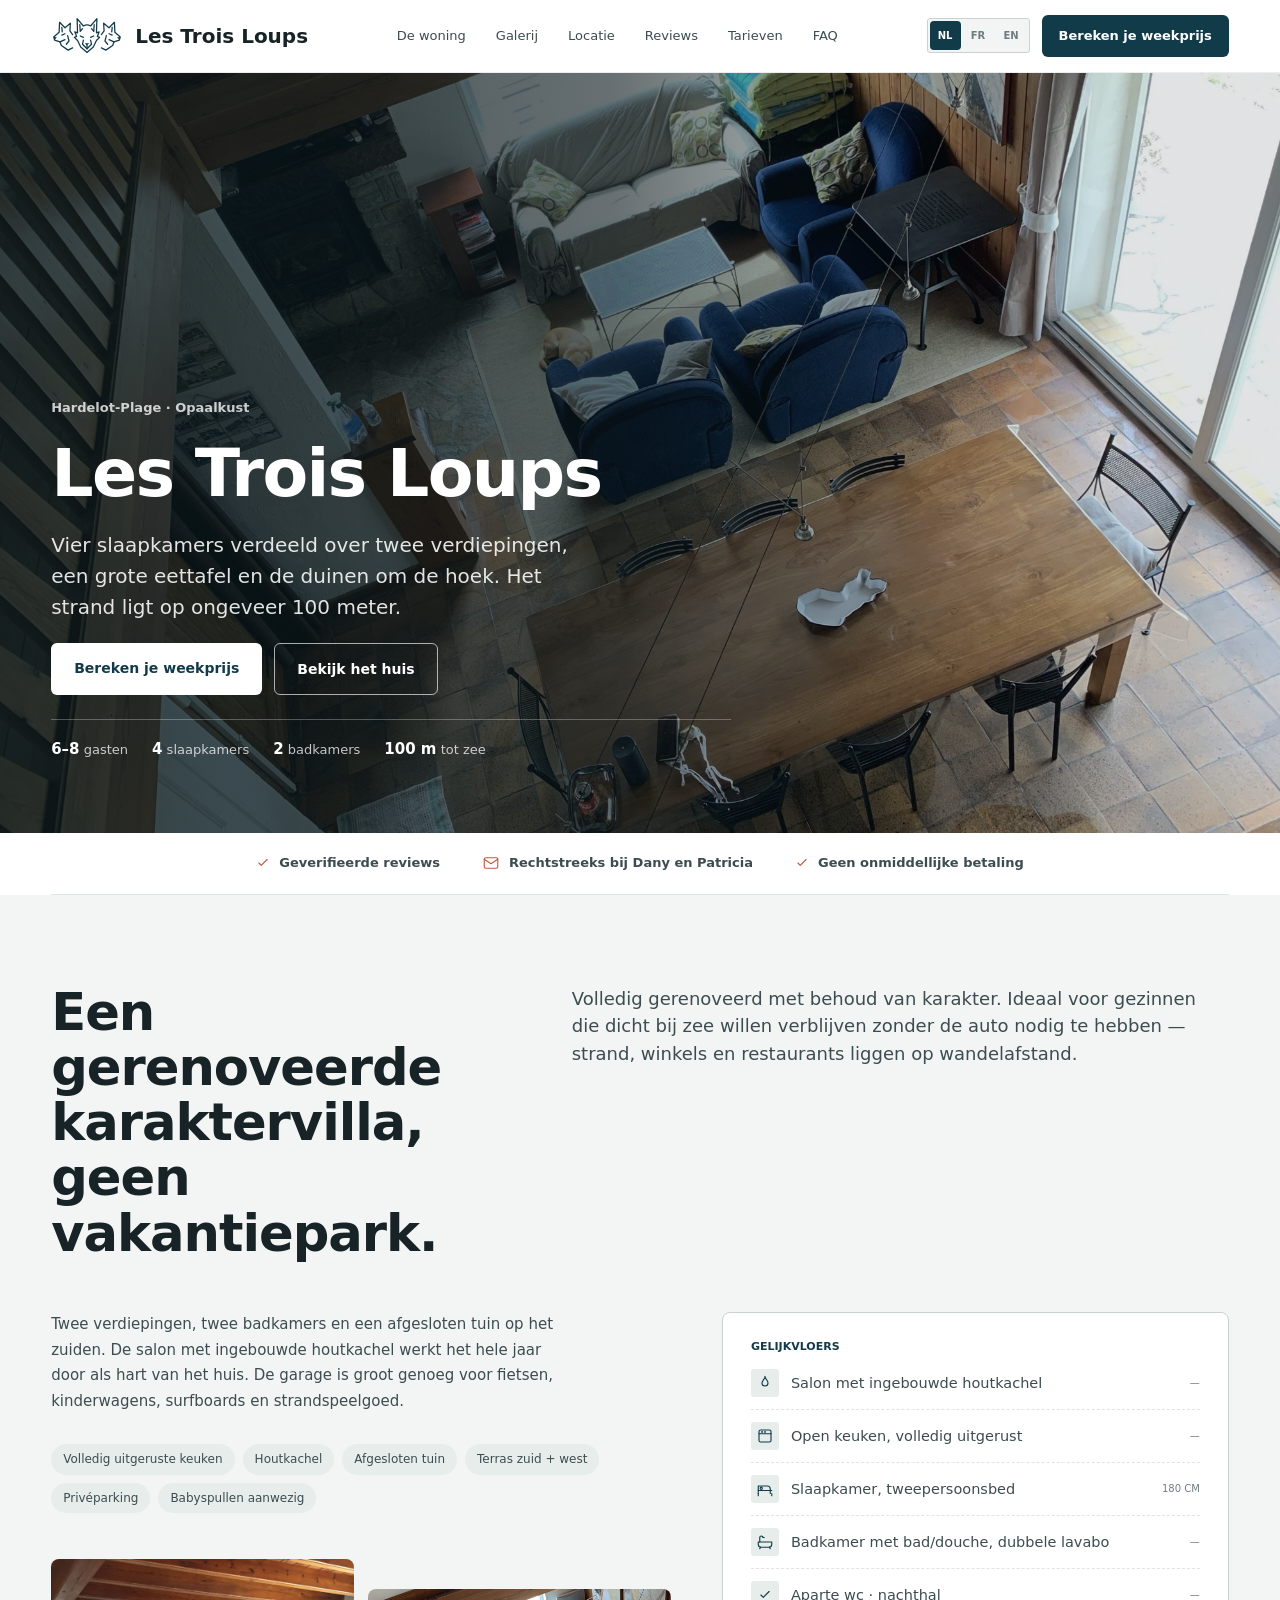
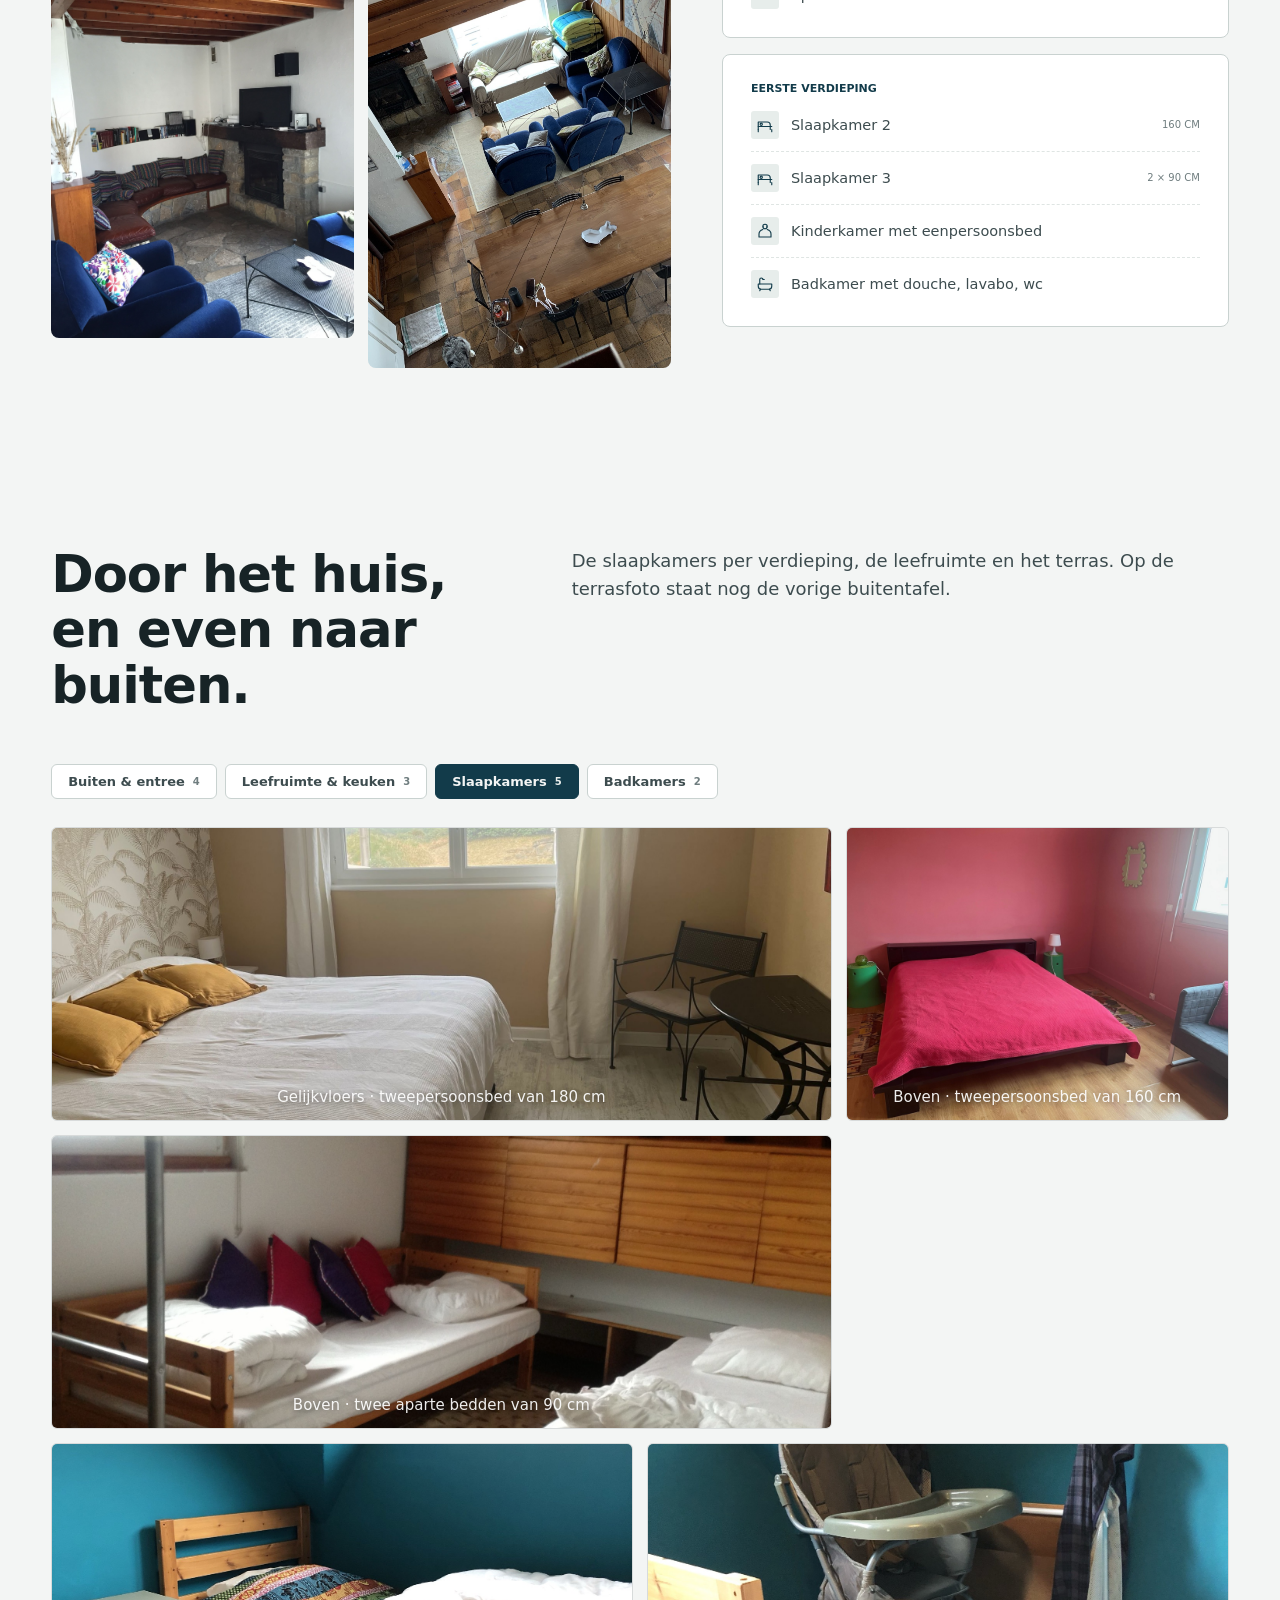
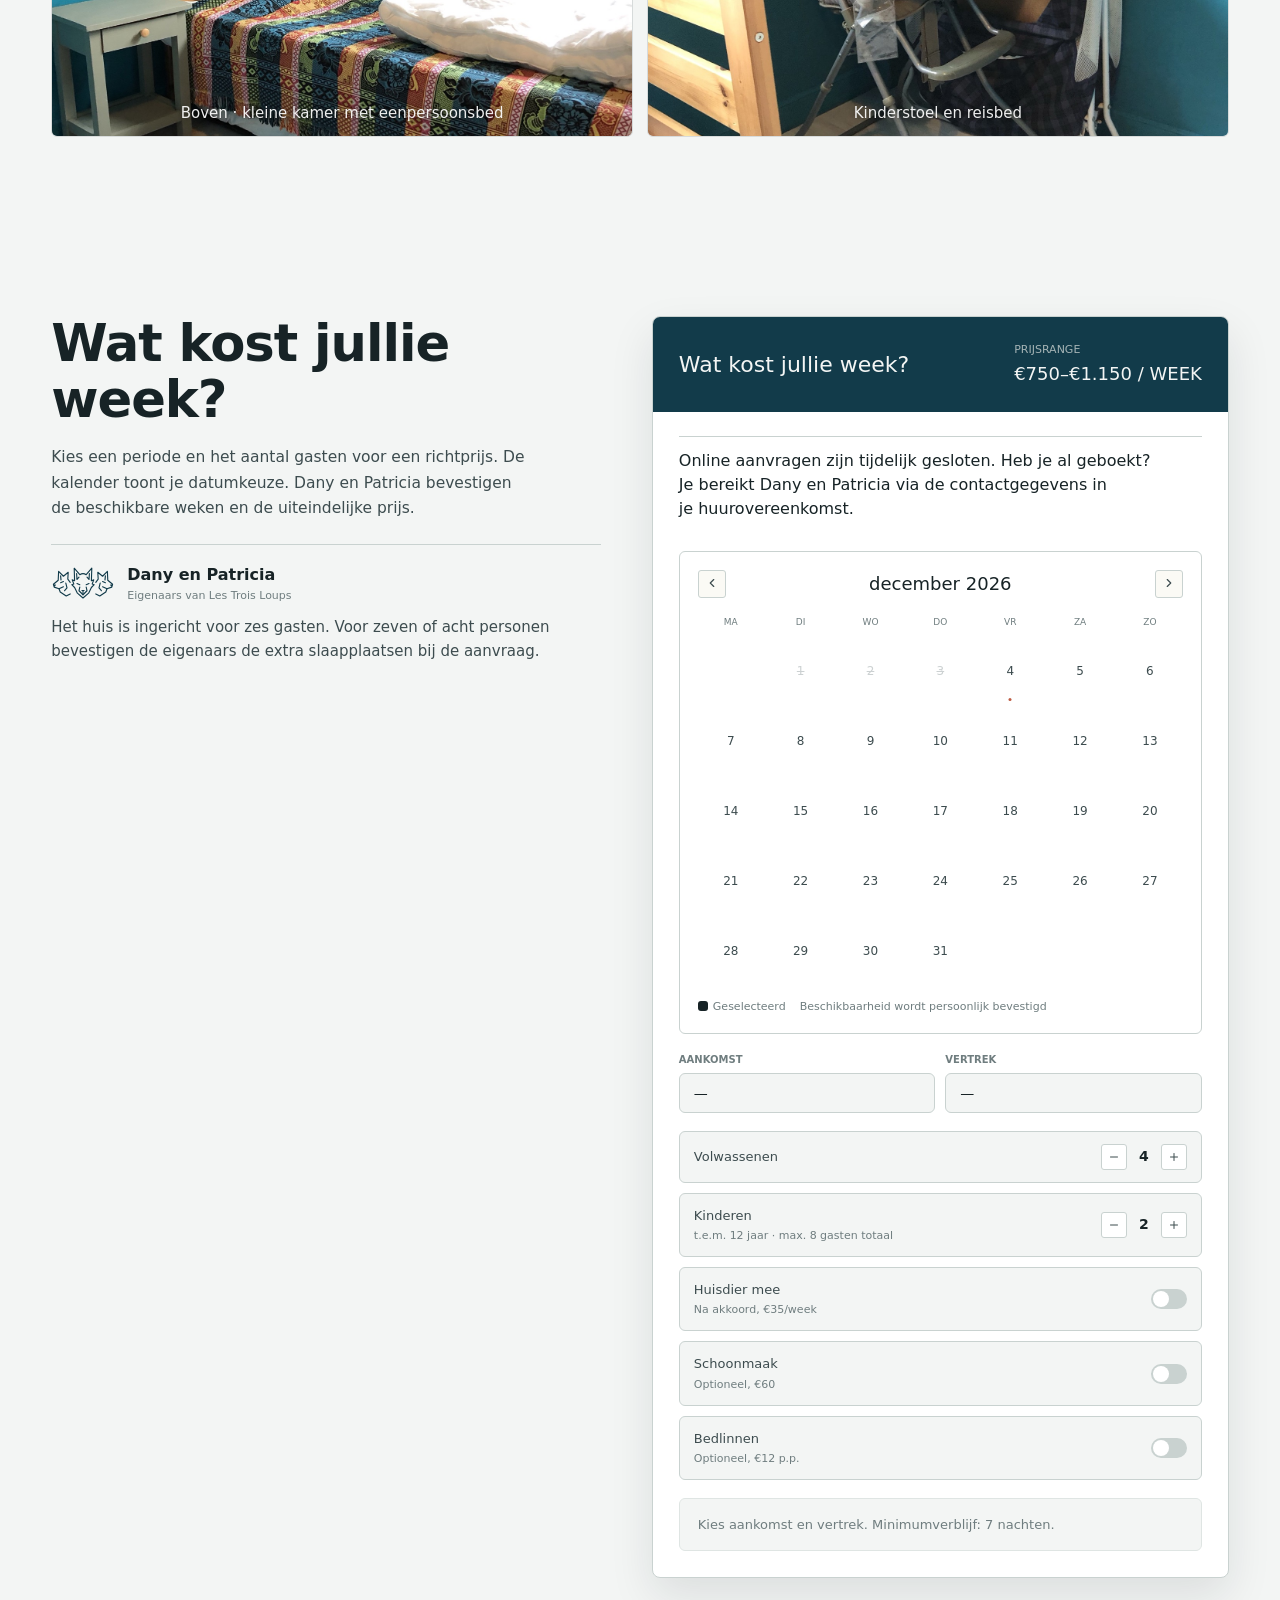
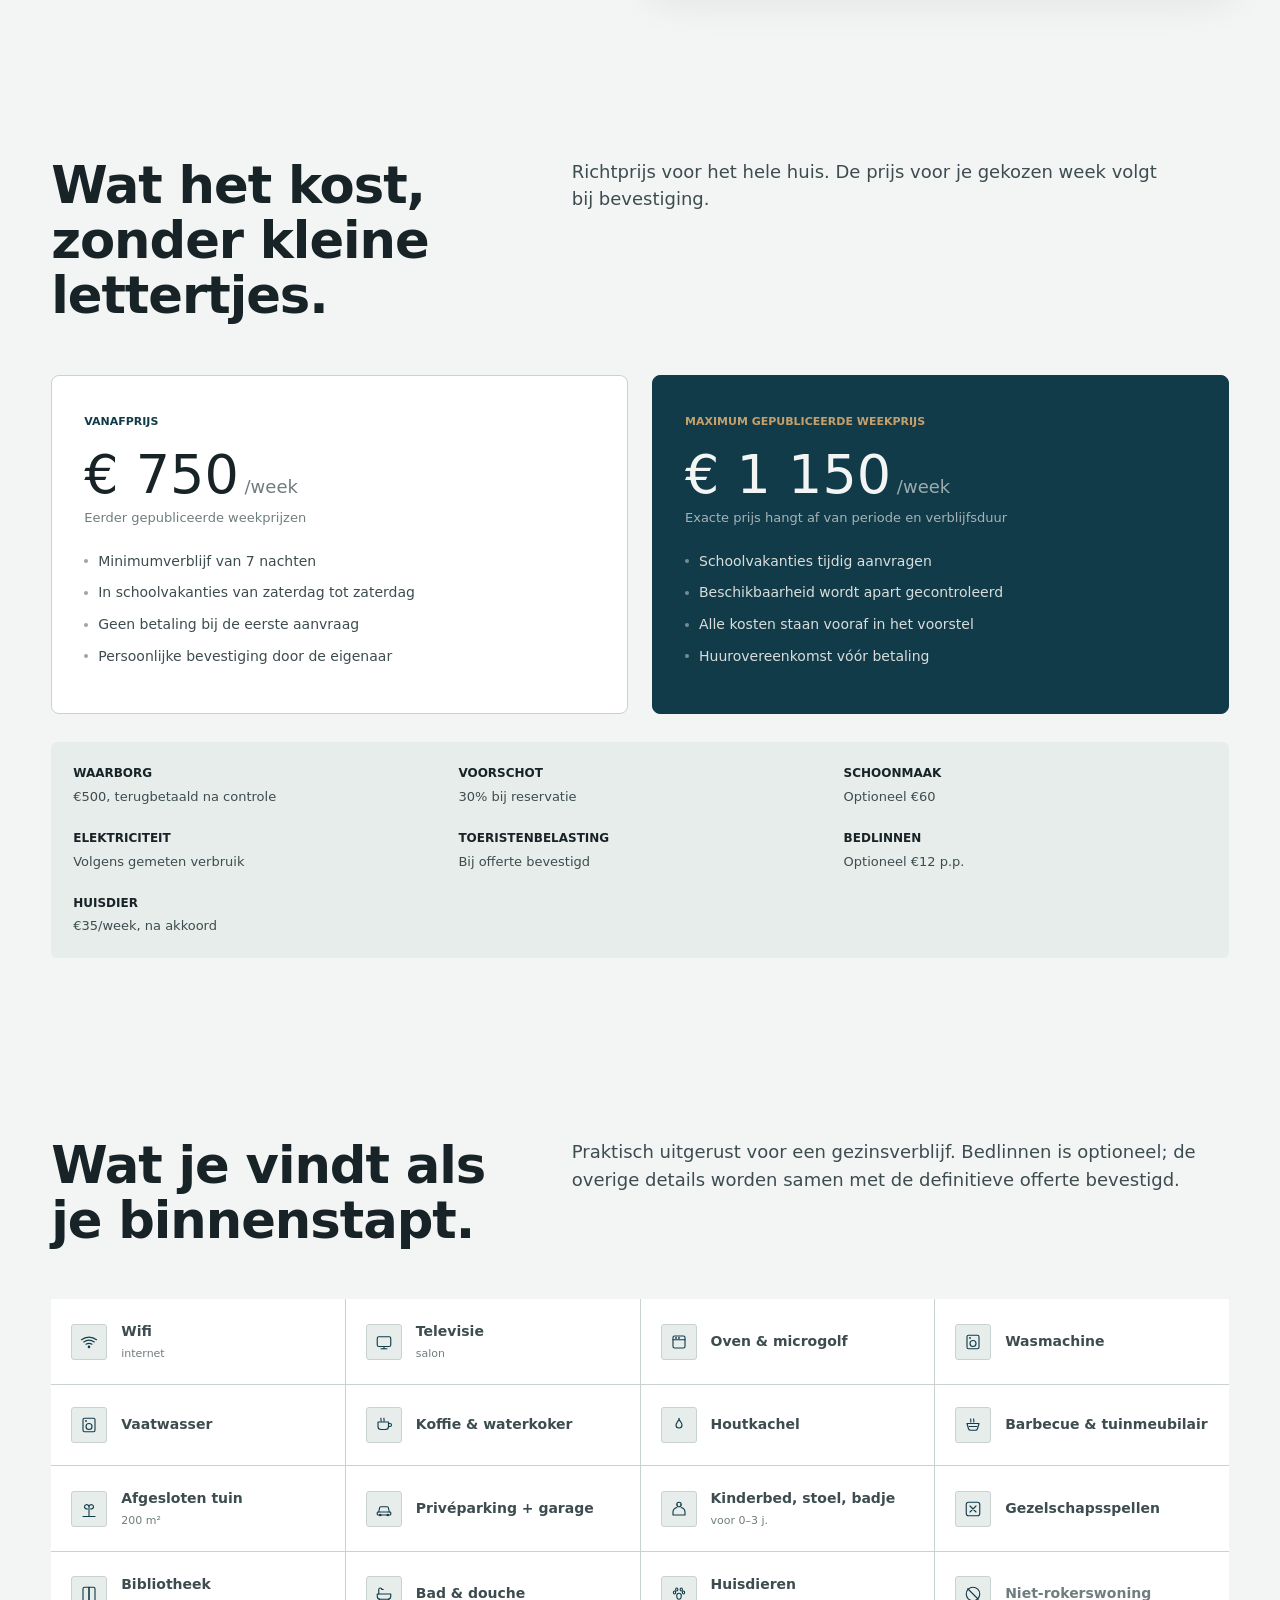
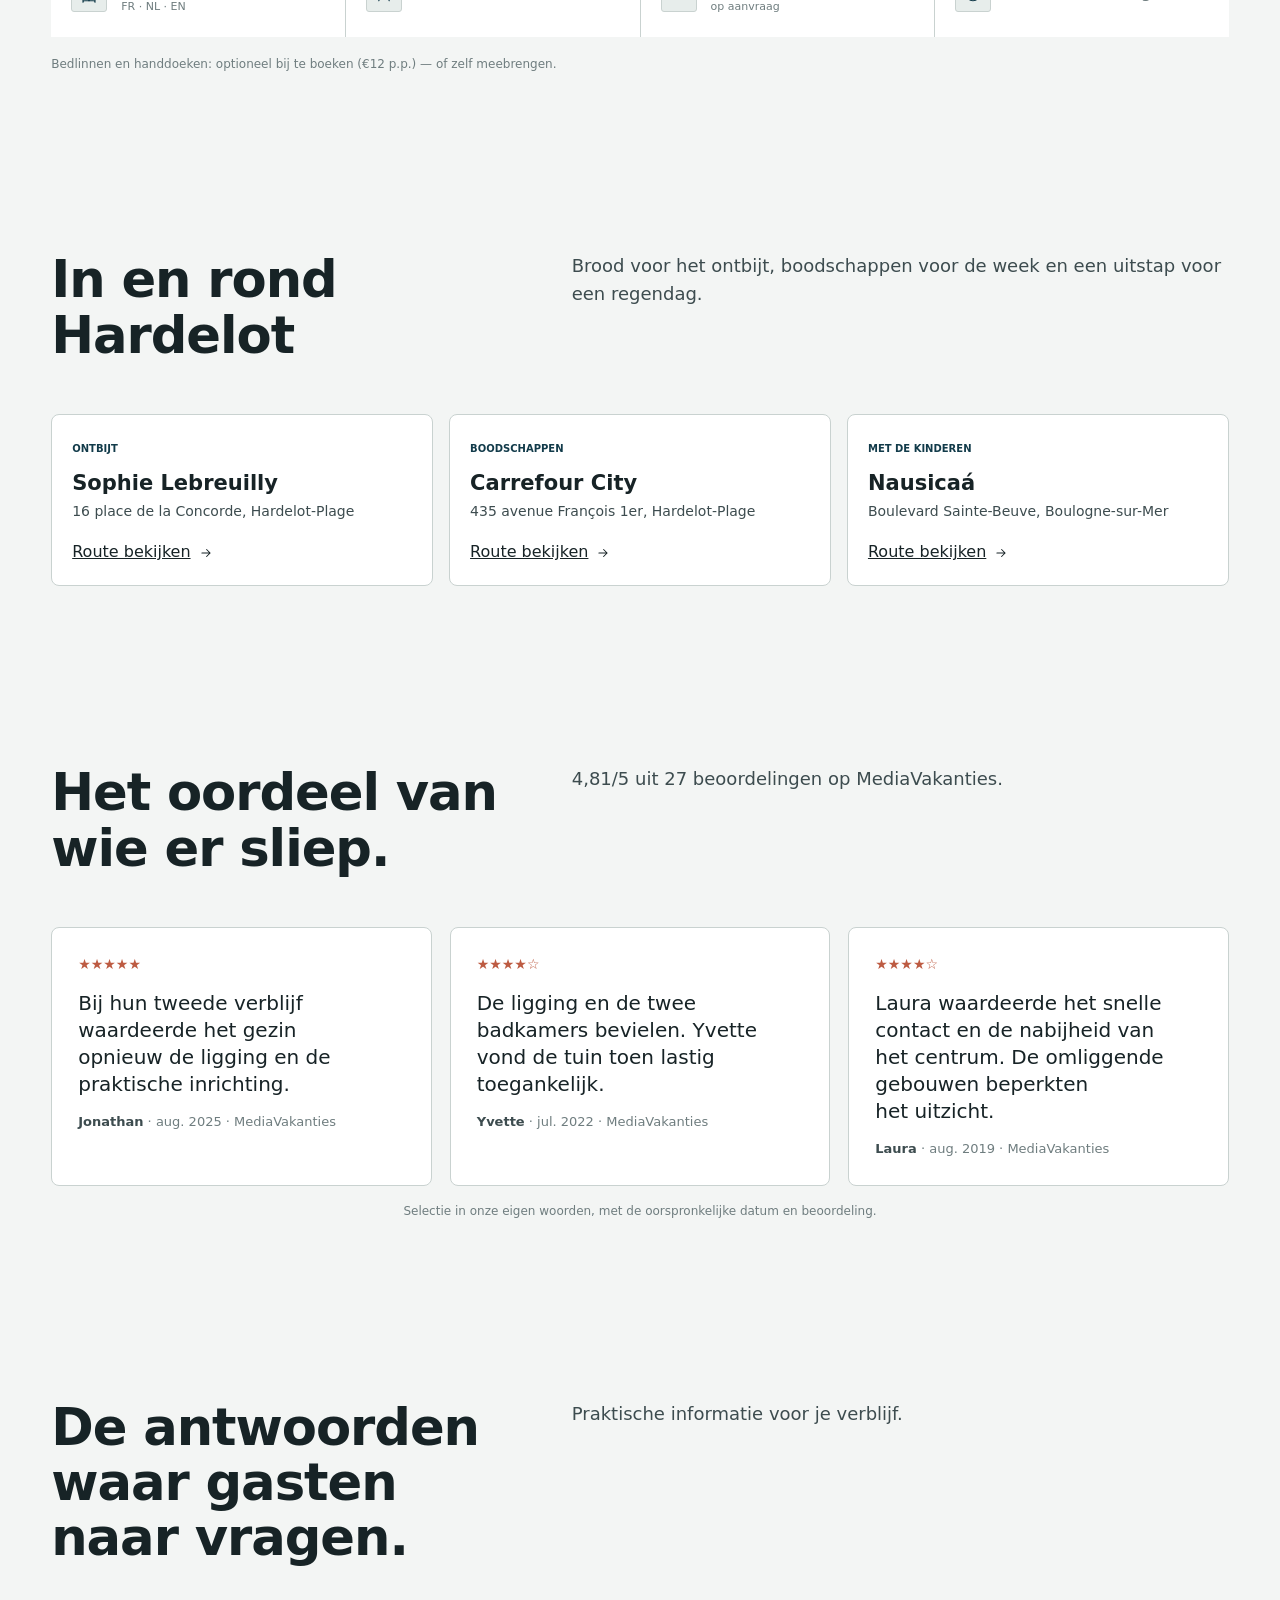
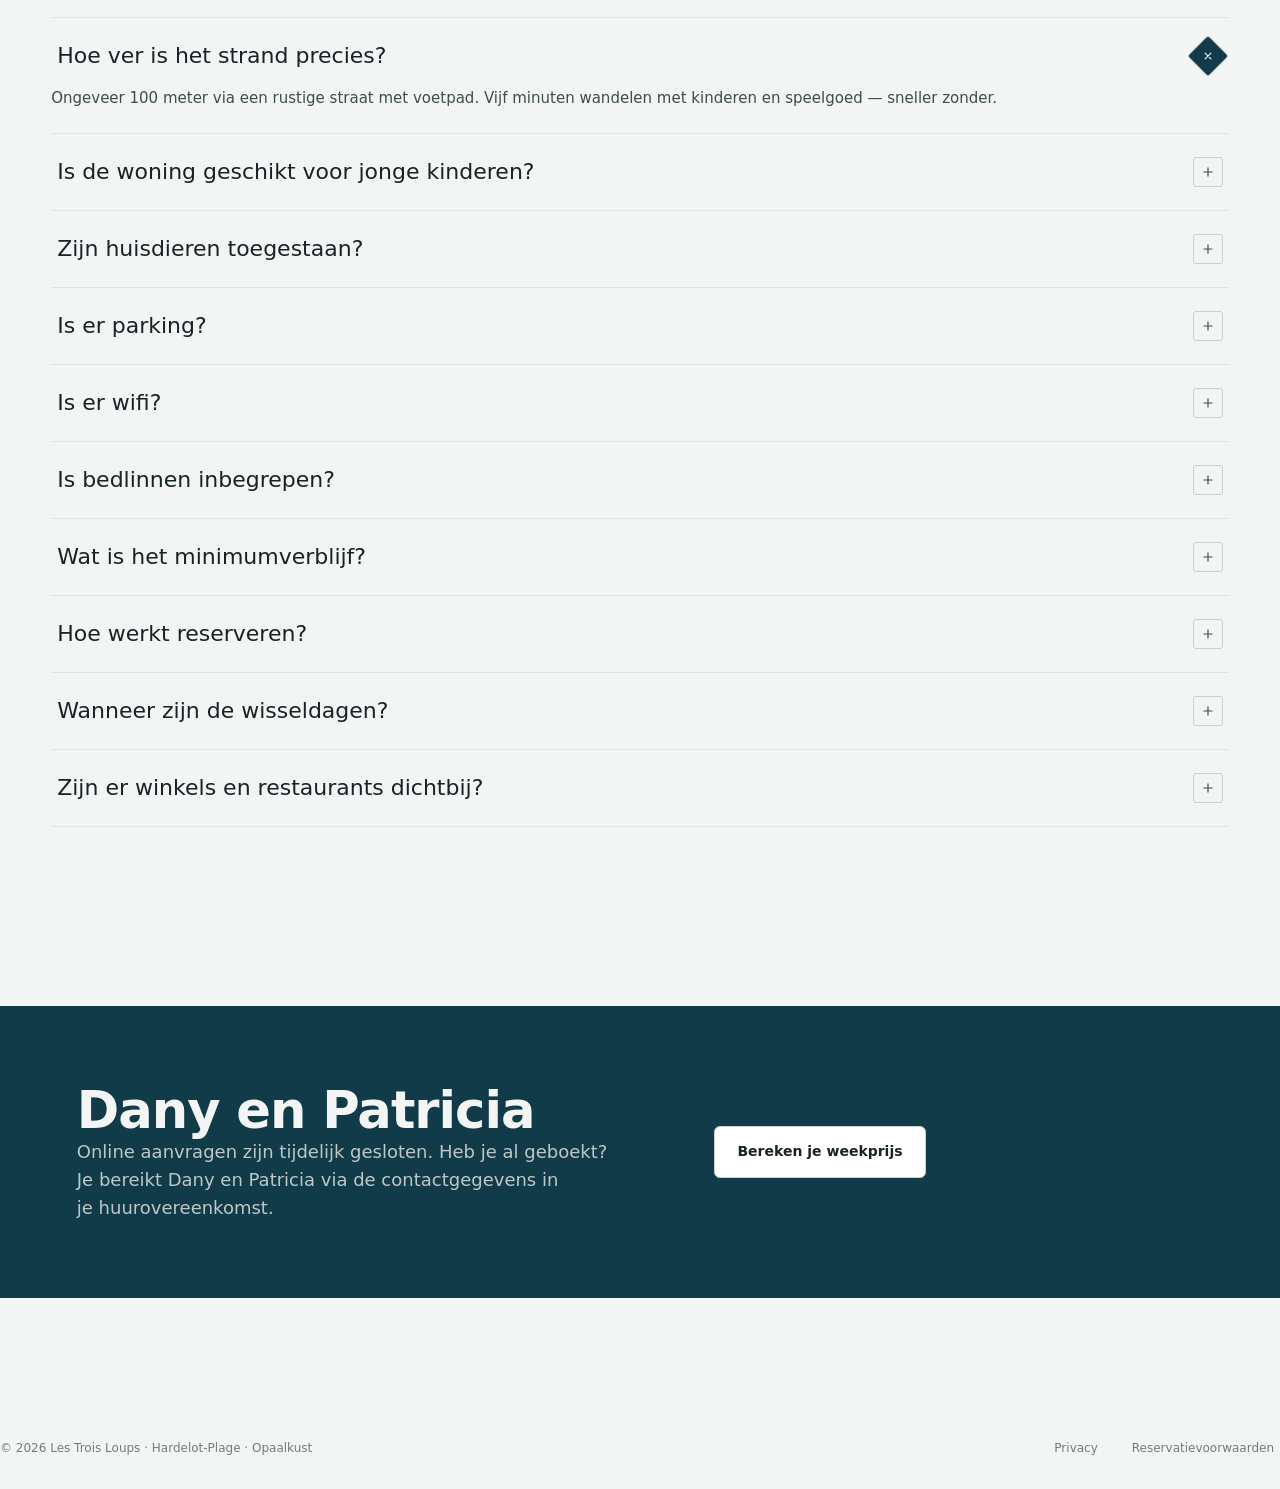
<file: index.html>
<!doctype html>
<html lang="nl">
<head>
  <meta charset="utf-8"/>
  <meta name="viewport" content="width=device-width, initial-scale=1"/>
  <title>Les Trois Loups · Vakantiehuis Hardelot, Opaalkust</title>
  <meta name="description" content="Karaktervol familiehuis op 100 m van het strand van Hardelot. Voor 6–8 personen, met tuin, houtkachel en garage."/>
  <meta name="theme-color" content="#173b43"/>
  <meta name="robots" content="index,follow,max-image-preview:large"/>
  <meta name="referrer" content="strict-origin-when-cross-origin"/>
  <meta http-equiv="Content-Security-Policy" content="default-src 'self'; script-src 'self'; style-src 'self' 'unsafe-inline' https://fonts.googleapis.com; font-src https://fonts.gstatic.com; img-src 'self' data:; connect-src 'self'; object-src 'none'; base-uri 'self'; form-action 'none'"/>
  <link rel="canonical" href="https://simluyt.github.io/les-trois-loups-site/"/>
  <link rel="alternate" hreflang="nl" href="https://simluyt.github.io/les-trois-loups-site/?lang=nl"/>
  <link rel="alternate" hreflang="fr" href="https://simluyt.github.io/les-trois-loups-site/?lang=fr"/>
  <link rel="alternate" hreflang="en" href="https://simluyt.github.io/les-trois-loups-site/?lang=en"/>
  <link rel="alternate" hreflang="x-default" href="https://simluyt.github.io/les-trois-loups-site/"/>
  <link rel="icon" type="image/svg+xml" href="assets/favicon-three-wolves.svg"/>
  <link rel="manifest" href="site.webmanifest"/>
  <meta property="og:type" content="website"/>
  <meta property="og:site_name" content="Les Trois Loups"/>
  <meta property="og:title" content="Les Trois Loups · Vakantiehuis Hardelot"/>
  <meta property="og:description" content="Familiehuis voor 6–8 personen, op 100 m van het strand van Hardelot."/>
  <meta property="og:url" content="https://simluyt.github.io/les-trois-loups-site/"/>
  <meta property="og:image" content="https://simluyt.github.io/les-trois-loups-site/assets/property/leefruimte.jpg"/>
  <meta property="og:locale" content="nl_BE"/>
  <meta name="twitter:card" content="summary_large_image"/>
  <link rel="preconnect" href="https://fonts.googleapis.com"/>
  <link rel="preconnect" href="https://fonts.gstatic.com" crossorigin/>
  <link href="https://fonts.googleapis.com/css2?family=Hanken+Grotesk:wght@400;500;600;700&display=swap" rel="stylesheet"/>
  <link rel="stylesheet" href="assets/site.0835cfd8bb0f.css"/>
</head>
<body>
  <div id="root"></div>
  <noscript>Deze website heeft JavaScript nodig om de foto's, talen en aanvraaghulp te tonen.</noscript>
  <script src="vendor/react.production.min.js"></script>
  <script src="vendor/react-dom.production.min.js"></script>
  <script src="assets/site.0d72a446fd79.js"></script>
</body>
</html>
</file>
<file: assets/site.0835cfd8bb0f.css>
/* ===========================
   Les Trois Loups – Opaalkust
   =========================== */

:root {
  --bg: #f3f5f4;
  --bg-2: #e7edeb;
  --bg-3: #cedbd8;
  --paper: #ffffff;
  --ink: #172326;
  --ink-2: #3d4c4f;
  --ink-3: #6f7d7f;
  --rule: #c9d2d0;
  --rule-soft: #dfe5e3;

  --sea: #2e7189;
  --sea-deep: #123b4a;
  --sage: #7f9164;
  --sage-deep: #4f6846;
  --clay: #c5a06b;
  --rust: #bd5b42;

  --shadow-sm: 0 8px 24px rgba(20, 33, 42, 0.06);
  --shadow-md: 0 18px 44px rgba(20, 33, 42, 0.10);
  --shadow-lg: 0 22px 58px rgba(20, 33, 42, 0.16);

  --serif: "Hanken Grotesk", system-ui, -apple-system, "Segoe UI", sans-serif;
  --sans: "Hanken Grotesk", system-ui, -apple-system, "Segoe UI", sans-serif;
  --mono: "Hanken Grotesk", system-ui, sans-serif;

  --radius-sm: 3px;
  --radius: 6px;
  --radius-lg: 8px;
  --radius-xl: 8px;

  --pad: clamp(20px, 4vw, 56px);
  --maxw: 1320px;
}

* { box-sizing: border-box; }
html, body { margin: 0; padding: 0; overflow-x: hidden; }
html { scroll-behavior: smooth; }

body {
  font-family: var(--sans);
  font-weight: 400;
  color: var(--ink);
  background: var(--bg);
  -webkit-font-smoothing: antialiased;
  text-rendering: optimizeLegibility;
  font-size: 16px;
  line-height: 1.55;
}

h1, h2, h3, h4 {
  font-family: var(--serif);
  font-weight: 600;
  letter-spacing: 0;
  color: var(--ink);
  margin: 0;
  line-height: 1.08;
}

h1 { font-size: clamp(48px, 5.2vw, 72px); font-weight: 600; letter-spacing: -0.025em; }
h2 { font-size: clamp(38px, 4vw, 54px); font-weight: 600; letter-spacing: -0.02em; }
h3 { font-size: 28px; font-weight: 600; }

@media (max-width: 900px) {
  h1 { font-size: 52px; }
  h2 { font-size: 38px; }
  h3 { font-size: 24px; }
  .lede { font-size: 20px; }
}

@media (max-width: 520px) {
  h1 { font-size: 42px; }
  h2 { font-size: 34px; }
  h3 { font-size: 22px; }
  .lede { font-size: 19px; }
}

p { margin: 0; text-wrap: pretty; }

a { color: inherit; text-decoration: none; }

.mobile-break { display: none; }

button { font-family: inherit; cursor: pointer; border: none; background: none; color: inherit; }
button:disabled { cursor: not-allowed; opacity: 0.55; }

input, select, textarea {
  font-family: inherit;
  font-size: 14px;
  color: var(--ink);
}

/* ---- Layout helpers ---- */
.wrap {
  max-width: var(--maxw);
  margin: 0 auto;
  padding: 0 var(--pad);
  position: relative;
}

.eyebrow {
  font-family: var(--sans);
  font-size: 11px;
  font-weight: 600;
  letter-spacing: 0;
  text-transform: uppercase;
  color: var(--sage-deep);
}

.lede {
  font-family: var(--sans);
  font-style: normal;
  font-size: 18px;
  line-height: 1.55;
  color: var(--ink-2);
  font-weight: 400;
}

@media (max-width: 900px) {
  .lede { font-size: 20px; }
}

@media (max-width: 520px) {
  .lede { font-size: 19px; }
}

.rule {
  height: 1px;
  background: var(--rule);
  border: 0;
}

/* ---- Buttons ---- */
.btn {
  display: inline-flex;
  align-items: center;
  justify-content: center;
  gap: 10px;
  padding: 14px 22px;
  border-radius: var(--radius);
  font-family: var(--sans);
  font-size: 14px;
  font-weight: 600;
  letter-spacing: 0;
  transition: all 0.2s ease;
  border: 1px solid transparent;
  white-space: nowrap;
}
.btn-primary {
  background: var(--sea-deep);
  color: var(--paper);
}
.btn-primary:hover { background: var(--ink); transform: translateY(-1px); }

.btn-ghost {
  background: transparent;
  color: var(--sea-deep);
  border-color: var(--sea-deep);
}
.btn-ghost:hover { background: var(--sea-deep); color: var(--bg); }

.btn-sage {
  background: var(--sage-deep);
  color: var(--bg);
}
.btn-sage:hover { background: var(--ink); }

.btn-soft {
  background: var(--paper);
  color: var(--ink);
  border: 1px solid var(--rule);
}
.btn-soft:hover { background: var(--bg-2); }

/* ---- Nav ---- */
.nav {
  position: sticky;
  top: 0;
  z-index: 50;
  background: rgba(255, 255, 255, 0.94);
  backdrop-filter: saturate(120%) blur(10px);
  -webkit-backdrop-filter: saturate(120%) blur(10px);
  border-bottom: 1px solid rgba(20,33,42,0.08);
  transition: border 0.2s ease;
}
.nav.scrolled { border-bottom: 1px solid var(--rule); }
.nav-inner {
  max-width: var(--maxw);
  margin: 0 auto;
  padding: 14px var(--pad);
  display: flex;
  align-items: center;
  justify-content: space-between;
  gap: 24px;
}
.brand {
  display: flex;
  align-items: center;
  gap: 12px;
  font-family: var(--sans);
  font-size: 20px;
  font-weight: 700;
  letter-spacing: 0;
}
.brand-mark {
  width: 72px;
  height: 44px;
  object-fit: contain;
  flex: 0 0 72px;
}
.nav-links {
  display: flex;
  gap: 30px;
  font-size: 13px;
  font-weight: 500;
  color: var(--ink-2);
}
.nav-links a:hover { color: var(--ink); }
.nav-right { display: flex; gap: 12px; align-items: center; }
.language-switcher {
  display: inline-flex;
  flex: 0 0 auto;
  gap: 2px;
  padding: 2px;
  border: 1px solid var(--rule);
  border-radius: var(--radius-sm);
  background: var(--bg);
}
.language-switcher button {
  width: 31px;
  height: 29px;
  border-radius: 4px;
  color: var(--ink-3);
  font-size: 10px;
  font-weight: 700;
  letter-spacing: 0;
}
.language-switcher button:hover { color: var(--ink); }
.language-switcher button.active {
  color: var(--paper);
  background: var(--sea-deep);
}
@media (max-width: 1100px) {
  .nav-inner { gap: 16px; }
  .nav-links { gap: 18px; }
}
@media (max-width: 900px) {
  .nav-links { display: none; }
}

@media (max-width: 640px) {
  .wrap {
    width: 100%;
    max-width: 100%;
    padding: 0 20px;
  }
  .nav-inner {
    display: grid;
    grid-template-columns: minmax(0, 1fr) auto;
    padding: 12px 20px;
    gap: 12px;
  }
  .brand {
    font-size: 20px;
    gap: 10px;
    min-width: 0;
  }
  .brand span:last-child {
    overflow: hidden;
    text-overflow: ellipsis;
    white-space: nowrap;
  }
  .brand-mark {
    width: 64px;
    height: 38px;
    flex: 0 0 64px;
  }
  .nav-right {
    gap: 8px;
  }
  .nav-right > .btn-primary {
    display: none;
  }
}
@media (max-width: 420px) {
  .brand span:last-child { display: none; }
}

/* ---- Hero ---- */
.hero {
  position: relative;
  min-height: clamp(620px, calc(100svh - 96px), 760px);
  display: grid;
  color: var(--paper);
  background: #1b2b2f;
  overflow: hidden;
}
.hero::before {
  content: "";
  position: absolute;
  inset: 0;
  z-index: 1;
  background: linear-gradient(90deg, rgba(10, 24, 28, 0.84) 0%, rgba(10, 24, 28, 0.62) 48%, rgba(10, 24, 28, 0.12) 78%);
}
.hero .wrap { width: 100%; min-height: inherit; z-index: 2; }
.hero-grid {
  min-height: inherit;
  display: flex;
  align-items: flex-end;
}
.hero-copy {
  width: min(680px, 58%);
  padding: clamp(64px, 9vh, 104px) 0 clamp(54px, 8vh, 88px);
  display: flex;
  flex-direction: column;
  gap: 20px;
}
.hero-meta {
  font-size: 13px;
  letter-spacing: 0;
  color: rgba(255, 255, 255, 0.78);
  font-weight: 600;
}
.hero h1 { color: var(--paper); max-width: 660px; }
.hero .lede { color: rgba(255, 255, 255, 0.88); font-size: 20px; }
.hero-actions { display: flex; gap: 12px; flex-wrap: wrap; }
.hero-actions .btn-primary { background: var(--paper); color: var(--sea-deep); }
.hero-actions .btn-primary:hover { background: #edf2f0; color: var(--ink); }
.hero-actions .btn-ghost { color: var(--paper); border-color: rgba(255,255,255,0.65); }
.hero-actions .btn-ghost:hover { background: rgba(255,255,255,0.10); color: var(--paper); }
.hero-stats {
  display: flex;
  flex-wrap: wrap;
  gap: 12px 24px;
  padding-top: 18px;
  margin-top: 4px;
  border-top: 1px solid rgba(255,255,255,0.28);
  color: rgba(255,255,255,0.76);
  font-size: 13px;
}
.hero-stats strong { color: var(--paper); font-size: 15px; font-weight: 700; }

.hero-media {
  position: absolute;
  inset: 0;
  height: 100%;
  background: #1b2b2f;
}
.hero-media .actual-img { object-position: center 46%; }

@media (max-width: 960px) {
  .hero::before { background: linear-gradient(90deg, rgba(10,24,28,0.82), rgba(10,24,28,0.44)); }
  .hero-copy { width: min(680px, 76%); }
}

@media (max-width: 640px) {
  .hero {
    min-height: clamp(660px, calc(100svh - 84px), 760px);
  }
  .hero-copy {
    width: 100%;
    padding: 46px 0 40px;
    gap: 18px;
  }
  .hero h1 {
    max-width: calc(100vw - 40px);
    font-size: 42px;
    line-height: 1.02;
    overflow-wrap: anywhere;
  }
  .hero .lede {
    max-width: calc(100vw - 40px);
    font-size: 17px;
    overflow-wrap: anywhere;
  }
  .hero-meta { font-size: 12px; }
  .hero-actions {
    display: grid;
    grid-template-columns: 1fr;
    gap: 10px;
    max-width: calc(100vw - 40px);
  }
  .hero-actions .btn-ghost {
    display: none;
  }
  .hero-actions .btn {
    width: 100%;
    min-width: 0;
    white-space: normal;
  }
  .hero-stats { gap: 10px 16px; max-width: calc(100vw - 40px); }
  .hero-stats span { flex: 1 1 calc(50% - 16px); }
  .hero::before {
    background: linear-gradient(180deg, rgba(10,24,28,0.34) 0%, rgba(10,24,28,0.78) 46%, rgba(10,24,28,0.92) 100%);
  }
  .hero-media .actual-img { object-position: 62% center; }
}

/* ---- Image placeholders ---- */
.img-ph {
  position: relative;
  width: 100%;
  height: 100%;
  overflow: hidden;
  background: var(--bg-2);
}
.img-ph::before {
  display: none;
}
.hero-media > .img-ph {
  background: var(--bg-2);
}
.hero-media > .img-ph::before {
  display: none;
}
.hero-media > .img-ph .lbl,
.hero-media > .img-ph .icon {
  display: none;
}
.img-ph .lbl {
  position: absolute;
  top: 14px;
  left: 14px;
  font-family: var(--mono);
  font-size: 10px;
  letter-spacing: 0;
  text-transform: uppercase;
  color: rgba(255,255,255,0.86);
  background: rgba(20, 33, 42, 0.58);
  padding: 5px 9px;
  border-radius: var(--radius-sm);
  z-index: 2;
}
.img-ph .icon {
  position: absolute;
  inset: 0;
  display: flex;
  align-items: center;
  justify-content: center;
  font-family: var(--serif);
  font-style: normal;
  color: rgba(255,255,255,0.4);
  font-size: clamp(40px, 6vw, 80px);
  pointer-events: none;
}
.img-ph .actual-img {
  position: absolute;
  inset: 0;
  width: 100%;
  height: 100%;
  object-fit: cover;
  z-index: 0;
}

/* ---- Compact proof bar ---- */
.trust-wrap { background: var(--paper); }
.trust-bar {
  min-height: 62px;
  display: flex;
  align-items: center;
  justify-content: center;
  gap: 20px 42px;
  border-bottom: 1px solid var(--rule-soft);
}
.trust-bar span {
  display: flex;
  align-items: center;
  gap: 9px;
  color: var(--ink-2);
  font-size: 13px;
  font-weight: 600;
  text-align: center;
}
.trust-bar svg { color: var(--rust); flex: 0 0 auto; }
@media (max-width: 760px) {
  .trust-bar { min-height: 0; padding: 16px 0; gap: 10px 20px; flex-wrap: wrap; justify-content: flex-start; }
  .trust-bar span { flex: 1 1 100%; text-align: left; }
}

/* Palette variants for placeholders */
.ph-sea  { --ph-top:#6fa4b6; --ph-bot:#1f5367; }
.ph-dune { --ph-top:#d6c48d; --ph-bot:#8e7a4e; }
.ph-bos  { --ph-top:#839766; --ph-bot:#3e533c; }
.ph-wood { --ph-top:#b98357; --ph-bot:#4b3424; }
.ph-mist { --ph-top:#cbd7d9; --ph-bot:#75888e; }
.ph-stone{ --ph-top:#b1b4aa; --ph-bot:#586061; }
.ph-sun  { --ph-top:#f0ae70; --ph-bot:#d45f3e; }
.ph-night{ --ph-top:#203946; --ph-bot:#101a20; }

/* ---- Section base ---- */
section.block { padding: clamp(50px, 7vw, 110px) 0; position: relative; }
.section-head {
  display: grid;
  grid-template-columns: 1fr 1.4fr;
  gap: clamp(24px, 4vw, 60px);
  align-items: start;
  margin-bottom: clamp(28px, 4vw, 56px);
}
.section-head .meta { display: flex; flex-direction: column; gap: 0; }
.section-head .meta .num {
  font-family: var(--mono);
  font-size: 11px;
  letter-spacing: 0;
  color: var(--sea-deep);
  font-weight: 600;
}
@media (max-width: 800px) {
  .section-head { grid-template-columns: 1fr; }
}

/* ---- About / property ---- */
.about-grid {
  display: grid;
  grid-template-columns: 1.1fr 0.9fr;
  gap: clamp(24px, 4vw, 60px);
}
.about-text { display: flex; flex-direction: column; gap: 22px; }
.about-lead { font-family: var(--serif); font-size: 26px; line-height: 1.35; font-weight: 400; }
@media (max-width: 520px) {
  .about-lead { font-size: 22px; }
}
.floor-card {
  background: var(--paper);
  border: 1px solid var(--rule);
  border-radius: var(--radius-lg);
  padding: 28px;
  box-shadow: none;
}
.floor-card h4 {
  font-family: var(--sans);
  font-size: 11px;
  font-weight: 800;
  letter-spacing: 0;
  text-transform: uppercase;
  color: var(--sea-deep);
  margin-bottom: 16px;
}
.floor-list { list-style: none; padding: 0; margin: 0; display: flex; flex-direction: column; gap: 12px; }
.floor-list li {
  display: grid;
  grid-template-columns: 28px 1fr auto;
  align-items: center;
  gap: 12px;
  font-size: 14.5px;
  color: var(--ink-2);
  padding-bottom: 12px;
  border-bottom: 1px dashed var(--rule-soft);
}
.floor-list li:last-child { border-bottom: 0; padding-bottom: 0; }
.floor-list .iconbox {
  width: 28px; height: 28px;
  border-radius: var(--radius-sm);
  background: var(--bg-2);
  display: flex; align-items: center; justify-content: center;
  color: var(--sea-deep);
}
.floor-list .meta { font-family: var(--mono); font-size: 10px; color: var(--ink-3); text-transform: uppercase; letter-spacing: 0; }
@media (max-width: 900px) { .about-grid { grid-template-columns: 1fr; } }

/* ---- Gallery ---- */
.gallery-tabs { display: flex; flex-wrap: wrap; gap: 8px; margin-bottom: 28px; }
.gallery-tab {
  padding: 9px 16px;
  border-radius: var(--radius);
  font-size: 13px;
  font-weight: 600;
  color: var(--ink-2);
  border: 1px solid var(--rule);
  background: var(--paper);
  display: inline-flex;
  align-items: center;
  gap: 8px;
  transition: all 0.18s ease;
}
.gallery-tab .count { font-family: var(--mono); font-size: 10px; color: var(--ink-3); }
.gallery-tab:hover { border-color: var(--ink); }
.gallery-tab.active {
  background: var(--sea-deep);
  color: var(--bg);
  border-color: var(--sea-deep);
}
.gallery-tab.active .count { color: var(--bg-2); }

.gallery-grid {
  display: grid;
  grid-template-columns: repeat(12, 1fr);
  grid-auto-rows: 140px;
  grid-auto-flow: dense;
  gap: 14px;
}
.gallery-item {
  width: 100%;
  padding: 0;
  border-radius: var(--radius);
  overflow: hidden;
  position: relative;
  cursor: pointer;
  transition: opacity 0.2s ease;
  border: 1px solid rgba(20,33,42,0.12);
}
.gallery-item:hover { opacity: 0.9; }
.gallery-item .cap {
  position: absolute;
  left: 14px;
  bottom: 14px;
  right: 14px;
  font-family: var(--serif);
  font-style: normal;
  font-size: 15px;
  color: rgba(255,255,255,0.92);
  text-shadow: 0 1px 6px rgba(0,0,0,0.4);
  z-index: 2;
}

/* Layout patterns for gallery */
.g-tall { grid-column: span 4; grid-row: span 3; }
.g-wide { grid-column: span 8; grid-row: span 2; }
.g-sq   { grid-column: span 4; grid-row: span 2; }
.g-med  { grid-column: span 6; grid-row: span 2; }
.g-sm   { grid-column: span 3; grid-row: span 2; }
.g-full { grid-column: span 12; grid-row: span 2; }

@media (max-width: 900px) {
  .gallery-grid { grid-template-columns: repeat(6, 1fr); grid-auto-rows: 120px; }
  .g-tall, .g-wide, .g-sq, .g-med, .g-sm, .g-full { grid-column: span 6; grid-row: span 2; }
}

/* ---- Amenities ---- */
.amenity-grid {
  display: grid;
  grid-template-columns: repeat(4, 1fr);
  gap: 1px;
  background: var(--rule);
  border-radius: 0;
  overflow: hidden;
  border: 0;
}
.amenity {
  background: var(--paper);
  padding: 22px 20px;
  display: flex;
  align-items: center;
  gap: 14px;
  font-size: 14px;
  color: var(--ink-2);
  transition: background 0.2s;
}
.amenity:hover { background: #eef5f4; }
.amenity.muted { color: var(--ink-3); }
.amenity .ico {
  flex: 0 0 36px;
  width: 36px; height: 36px;
  border-radius: var(--radius-sm);
  background: var(--bg-2);
  border: 1px solid var(--rule);
  display: flex; align-items: center; justify-content: center;
  color: var(--sea-deep);
}
.amenity .label { font-weight: 600; }
.amenity .sub { font-size: 11px; color: var(--ink-3); margin-top: 2px; letter-spacing: 0; }

@media (max-width: 900px) { .amenity-grid { grid-template-columns: repeat(2, 1fr); } }
@media (max-width: 480px) { .amenity-grid { grid-template-columns: 1fr; } }

/* ---- Location ---- */
.location-block {
  background: transparent;
  border: 0;
  border-radius: 0;
  padding: 0;
}
.location-intro {
  display: grid;
  grid-template-columns: 0.9fr 1.1fr;
  gap: clamp(18px, 3vw, 40px);
  align-items: end;
  margin-bottom: 28px;
  padding-bottom: 24px;
  border-bottom: 1px solid var(--rule);
}
.location-intro h3 {
  margin-top: 10px;
}
.location-intro p {
  color: var(--ink-2);
  line-height: 1.65;
  max-width: 620px;
}
.local-grid {
  display: grid;
  grid-template-columns: repeat(3, minmax(0, 1fr));
  gap: 16px;
}
.local-card {
  background: var(--paper);
  border: 1px solid var(--rule);
  border-radius: var(--radius-lg);
  padding: 20px;
  box-shadow: none;
}
.local-card-head {
  min-height: 54px;
  display: flex;
  align-items: flex-start;
  margin-bottom: 8px;
}
.local-list {
  display: flex;
  flex-direction: column;
}
.loc-grid {
  display: grid;
  grid-template-columns: 1fr 1fr;
  gap: clamp(28px, 4vw, 56px);
}
.map-card {
  position: relative;
  aspect-ratio: 1 / 1;
  background: #e6edf0;
  border-radius: var(--radius-lg);
  overflow: hidden;
  border: 1px solid var(--ink);
  box-shadow: var(--shadow-sm);
}
.leaflet-map {
  width: 100%;
  height: 100%;
  filter: saturate(0.94) hue-rotate(5deg) brightness(1.02) contrast(1.03);
}
.leaflet-container {
  background: #e6edf0 !important;
  font-family: var(--sans) !important;
}
/* Attribution: keep visible but subtle */
.leaflet-control-attribution {
  background: rgba(255, 253, 247, 0.82) !important;
  font-size: 9px !important;
  color: var(--ink-3) !important;
  padding: 2px 6px !important;
}
.leaflet-control-attribution a { color: var(--ink-2) !important; }
.leaflet-control-zoom {
  border: none !important;
  box-shadow: var(--shadow-sm) !important;
  margin: 14px !important;
}
.leaflet-control-zoom a {
  background: var(--paper) !important;
  color: var(--ink) !important;
  border: 1px solid var(--rule-soft) !important;
  width: 30px !important;
  height: 30px !important;
  line-height: 30px !important;
  font-family: var(--serif) !important;
  font-weight: 400 !important;
  font-size: 18px !important;
}
.leaflet-control-zoom a:hover { background: var(--ink) !important; color: var(--bg) !important; }
.leaflet-control-zoom a:first-child { border-radius: 4px 4px 0 0 !important; }
.leaflet-control-zoom a:last-child { border-radius: 0 0 4px 4px !important; }
.privacy-pin {
  width: 22px;
  height: 22px;
  background: var(--rust);
  border: 3px solid var(--bg);
  border-radius: 50%;
  box-shadow: 0 6px 16px rgba(0,0,0,0.3);
  animation: pinPulse 2.4s ease-out infinite;
  margin-left: -11px;
  margin-top: -11px;
}
@keyframes pinPulse {
  0%, 100% { box-shadow: 0 6px 16px rgba(0,0,0,0.3), 0 0 0 0 rgba(212,95,62,0.34); }
  50% { box-shadow: 0 6px 16px rgba(0,0,0,0.3), 0 0 0 14px rgba(212,95,62,0); }
}
.map-compass {
  position: absolute;
  top: 14px;
  right: 14px;
  z-index: 400;
  width: 38px;
  height: 38px;
  border-radius: var(--radius-sm);
  background: rgba(255, 253, 247, 0.92);
  border: 1px solid var(--rule-soft);
  display: flex;
  align-items: center;
  justify-content: center;
  box-shadow: var(--shadow-sm);
  pointer-events: none;
}
.map-disclaimer {
  position: absolute;
  bottom: 14px;
  left: 14px;
  right: 14px;
  background: rgba(255, 253, 247, 0.92);
  backdrop-filter: blur(6px);
  border-radius: var(--radius);
  padding: 10px 14px;
  font-size: 12px;
  color: var(--ink-2);
}

.poi-list { display: flex; flex-direction: column; gap: 0; }
.poi-group {
  display: flex;
  align-items: baseline;
  gap: 10px;
  padding: 18px 0 8px;
  border-bottom: 1px solid transparent;
}
.poi-group:first-child { padding-top: 0; }
.poi-group-label {
  font-family: var(--sans);
  font-size: 10px;
  font-weight: 800;
  letter-spacing: 0;
  text-transform: uppercase;
  color: var(--sea-deep);
}
.poi-group-sub {
  font-family: var(--serif);
  font-style: normal;
  font-size: 13px;
  color: var(--ink-3);
}
.poi {
  display: grid;
  grid-template-columns: 36px 1fr auto;
  gap: 14px;
  align-items: center;
  padding: 14px 0;
  border-bottom: 1px solid var(--rule-soft);
}
.poi:last-child { border-bottom: 0; }
.poi .ico {
  width: 36px; height: 36px; border-radius: var(--radius-sm);
  display: flex; align-items: center; justify-content: center;
  background: var(--paper);
  color: var(--sea-deep);
  border: 1px solid var(--rule);
}
.poi .name { font-weight: 600; }
.poi .desc { font-size: 12px; color: var(--ink-3); }
.poi .dist {
  font-family: var(--mono);
  font-size: 12px;
  color: var(--ink-2);
  letter-spacing: 0;
  font-weight: 500;
}
@media (max-width: 1000px) {
  .local-grid { grid-template-columns: 1fr; }
  .local-card-head { min-height: 0; }
}
@media (max-width: 900px) {
  .loc-grid { grid-template-columns: 1fr; }
  .location-intro { grid-template-columns: 1fr; align-items: start; }
}
@media (max-width: 560px) {
  .local-card { padding: 16px; }
  .poi { grid-template-columns: 32px 1fr; gap: 12px; align-items: start; }
  .poi .ico { width: 32px; height: 32px; }
  .poi .dist { grid-column: 2; font-size: 11px; }
}

/* ---- Families band ---- */
.families {
  background: #173b43;
  color: var(--bg);
  border-radius: 0;
  padding: clamp(40px, 6vw, 80px);
  position: relative;
  overflow: hidden;
}
.families h2 { color: var(--bg); }
.families .lede { color: rgba(255,253,247,0.78); }
.families-head {
  display: grid;
  grid-template-columns: 1.2fr 1fr;
  gap: clamp(24px, 4vw, 60px);
  align-items: end;
}
.families-grid {
  display: grid;
  grid-template-columns: repeat(3, 1fr);
  gap: 18px;
  margin-top: 36px;
}
.family-card {
  background: transparent;
  border: 1px solid rgba(255, 253, 247, 0.16);
  border-radius: var(--radius);
  padding: 22px;
}
.family-card .ico {
  width: 40px; height: 40px;
  border-radius: var(--radius-sm);
  background: rgba(255, 253, 247, 0.12);
  display: flex; align-items: center; justify-content: center;
  color: var(--bg-2);
  margin-bottom: 14px;
}
.family-card h4 {
  font-family: var(--serif);
  font-size: 20px;
  font-weight: 600;
  color: var(--bg);
  margin-bottom: 6px;
}
.family-card p { font-size: 13.5px; color: rgba(255,253,247,0.7); line-height: 1.5; }
@media (max-width: 900px) {
  .families-head, .families-grid { grid-template-columns: 1fr; }
}

/* ---- Reviews ---- */
.reviews-grid {
  display: grid;
  grid-template-columns: repeat(3, 1fr);
  gap: 18px;
}
.review {
  background: var(--paper);
  border: 1px solid var(--rule);
  border-radius: var(--radius-lg);
  padding: 26px;
  display: flex;
  flex-direction: column;
  gap: 14px;
}
.review .stars { color: var(--rust); font-size: 14px; letter-spacing: 0; }
.review .quote {
  font-family: var(--serif);
  font-size: 20px;
  font-weight: 500;
  line-height: 1.35;
  color: var(--ink);
}
.review .author { font-size: 13px; color: var(--ink-3); }
.review .author strong { color: var(--ink-2); font-weight: 600; }
@media (max-width: 900px) { .reviews-grid { grid-template-columns: 1fr; } }
.review-note {
  font-size: 12px;
  color: var(--ink-3);
  margin-top: 16px;
  text-align: center;
  font-style: normal;
}

/* ---- Tarieven ---- */
.rates-grid {
  display: grid;
  grid-template-columns: 1fr 1fr;
  gap: 24px;
}
.rate-card {
  background: var(--paper);
  border: 1px solid var(--rule);
  border-radius: var(--radius-lg);
  padding: 32px;
  position: relative;
}
.rate-card.featured {
  background: var(--sea-deep);
  color: var(--bg);
  border-color: var(--sea-deep);
}
.rate-card.featured h3, .rate-card.featured .price { color: var(--bg); }
.rate-card .season {
  font-family: var(--sans);
  font-size: 11px;
  font-weight: 800;
  letter-spacing: 0;
  text-transform: uppercase;
  color: var(--sea-deep);
}
.rate-card.featured .season { color: var(--clay); }
.rate-card .price { font-family: var(--serif); font-size: 54px; font-weight: 400; line-height: 1; margin-top: 16px; }
.rate-card .per { font-size: 13px; color: var(--ink-3); margin-top: 6px; }
.rate-card.featured .per { color: rgba(255,253,247,0.62); }
.rate-card ul { list-style: none; padding: 0; margin-top: 22px; display: flex; flex-direction: column; gap: 10px; font-size: 14px; }
.rate-card ul li { display: flex; align-items: center; gap: 10px; color: var(--ink-2); }
.rate-card.featured ul li { color: rgba(255,253,247,0.84); }
.rate-card ul li::before {
  content: "";
  width: 4px; height: 4px; background: currentColor; border-radius: 50%;
  opacity: 0.5;
}
.rate-meta {
  margin-top: 28px;
  padding: 22px;
  background: var(--bg-2);
  border-radius: var(--radius);
  display: grid;
  grid-template-columns: repeat(3, 1fr);
  gap: 22px;
  font-size: 13px;
  color: var(--ink-2);
}
.rate-meta strong { color: var(--ink); display: block; font-size: 12px; letter-spacing: 0; text-transform: uppercase; margin-bottom: 4px; font-weight: 800; }
@media (max-width: 800px) {
  .rates-grid { grid-template-columns: 1fr; }
  .rate-meta { grid-template-columns: 1fr; }
}

/* ---- FAQ ---- */
.faq-list { display: flex; flex-direction: column; gap: 0; }
.faq-item {
  border-bottom: 1px solid var(--rule-soft);
  padding: 22px 0;
}
.faq-item:first-child { border-top: 1px solid var(--rule-soft); }
.faq-q {
  width: 100%;
  text-align: left;
  display: flex;
  align-items: center;
  justify-content: space-between;
  gap: 16px;
  font-family: var(--serif);
  font-size: 22px;
  font-weight: 500;
  color: var(--ink);
  cursor: pointer;
}
.faq-q .plus {
  width: 30px; height: 30px;
  border-radius: var(--radius-sm);
  border: 1px solid var(--rule);
  display: flex; align-items: center; justify-content: center;
  flex-shrink: 0;
  transition: transform 0.2s ease, background-color 0.2s ease, color 0.2s ease;
  font-size: 18px;
  color: var(--ink-2);
}
.faq-item.open .faq-q .plus { background: var(--sea-deep); color: var(--bg); transform: rotate(45deg); }
.faq-a {
  padding-top: 14px;
  color: var(--ink-2);
  font-size: 15px;
  line-height: 1.65;
}

/* ---- Reservation Widget ---- */
.book-section {
  background: transparent;
  border: 0;
  border-radius: 0;
  padding: 0;
}
.book-grid {
  display: grid;
  grid-template-columns: 1fr 1.05fr;
  gap: clamp(24px, 4vw, 56px);
  align-items: start;
}
.book-side { display: flex; flex-direction: column; gap: 18px; }
.qualifier strong {
  display: block;
  color: var(--ink);
  font-size: 13px;
  font-weight: 700;
}
.owner-note {
  display: grid;
  grid-template-columns: 64px 1fr;
  gap: 12px;
  align-items: center;
  padding: 18px 0 0;
  border-top: 1px solid var(--rule);
  background: transparent;
}
.owner-avatar {
  width: 64px;
  height: 40px;
  display: grid;
  place-items: center;
  background: transparent;
}
.owner-avatar img { width: 64px; height: 40px; object-fit: contain; }
.owner-note small { display: block; color: var(--ink-3); font-size: 11px; }
.owner-note p { grid-column: 1 / -1; color: var(--ink-2); font-family: var(--serif); font-size: 15px; line-height: 1.55; }
.book-card {
  background: var(--paper);
  border: 1px solid var(--rule);
  border-radius: var(--radius-lg);
  box-shadow: var(--shadow-md);
  overflow: hidden;
}
.book-card .head {
  padding: 24px 26px;
  background: var(--sea-deep);
  color: var(--bg);
  display: flex;
  align-items: center;
  justify-content: space-between;
}
.book-card .head h3 {
  font-family: var(--serif);
  color: var(--bg);
  font-size: 22px;
  font-weight: 500;
}
.book-card .head .from {
  font-size: 11px;
  letter-spacing: 0;
  text-transform: uppercase;
  color: rgba(255,253,247,0.62);
}
.book-card .head .from strong { color: var(--bg); display: block; font-family: var(--serif); font-size: 18px; letter-spacing: 0; margin-top: 2px; font-weight: 500; }
.book-body { padding: 24px 26px 26px; display: flex; flex-direction: column; gap: 18px; }

.field-row { display: grid; grid-template-columns: 1fr 1fr; gap: 10px; }
.field {
  display: flex;
  flex-direction: column;
  gap: 6px;
}
.field label {
  font-size: 10px;
  letter-spacing: 0;
  text-transform: uppercase;
  font-weight: 800;
  color: var(--ink-3);
}
.field input, .field select, .field textarea {
  padding: 11px 14px;
  border: 1px solid var(--rule);
  border-radius: var(--radius);
  background: var(--bg);
  font-size: 14px;
  color: var(--ink);
  font-family: inherit;
  width: 100%;
}
.field input:focus, .field select:focus, .field textarea:focus {
  outline: none;
  border-color: var(--sea-deep);
  background: var(--paper);
  box-shadow: 0 0 0 3px rgba(46,113,137,0.12);
}
.field textarea { resize: vertical; min-height: 70px; }

.toggle-row {
  display: flex;
  align-items: center;
  justify-content: space-between;
  padding: 12px 14px;
  background: var(--bg);
  border: 1px solid var(--rule);
  border-radius: var(--radius);
}
.toggle-row .label { font-size: 13px; color: var(--ink-2); font-weight: 500; }
.toggle-row .label small { display: block; color: var(--ink-3); font-size: 11px; font-weight: 400; margin-top: 1px; }
.toggle { width: 36px; height: 20px; border-radius: 999px; background: var(--rule); position: relative; transition: background 0.2s; cursor: pointer; flex-shrink: 0; }
.toggle::after {
  content: "";
  position: absolute;
  top: 2px; left: 2px;
  width: 16px; height: 16px;
  background: var(--paper);
  border-radius: 50%;
  transition: transform 0.2s;
}
.toggle.on { background: var(--sea-deep); }
.toggle.on::after { transform: translateX(16px); }

.price-summary {
  background: var(--bg);
  border-radius: var(--radius);
  padding: 16px 18px;
  display: flex;
  flex-direction: column;
  gap: 8px;
  border: 1px solid var(--rule-soft);
}
.price-row { display: flex; justify-content: space-between; font-size: 13px; color: var(--ink-2); }
.price-row.total { border-top: 1px solid var(--rule-soft); padding-top: 10px; margin-top: 4px; font-family: var(--serif); font-size: 22px; color: var(--ink); font-weight: 500; }
.price-row.total .right { font-weight: 500; }
.price-row .right { font-variant-numeric: tabular-nums; }
.form-hint,
.form-warning {
  font-size: 13px;
  line-height: 1.5;
}
.form-hint { color: var(--ink-3); }
.form-warning {
  color: var(--rust);
  font-weight: 600;
}

.inquiry-ready {
  padding: 18px;
  border: 1px solid var(--sea-deep);
  background: var(--bg-2);
}
.inquiry-ready > strong { display: block; margin-bottom: 5px; }
.inquiry-ready p { color: var(--ink-2); font-size: 13px; line-height: 1.55; }
.inquiry-actions { display: flex; gap: 10px; margin-top: 14px; flex-wrap: wrap; }
.inquiry-actions .btn { flex: 1 1 180px; }

/* Price checker */
.price-check {
  background: var(--paper);
  border: 1px solid var(--rule);
  border-radius: var(--radius);
  padding: 16px 18px;
}
.price-check .pc-head {
  display: flex;
  align-items: center;
  justify-content: space-between;
  margin-bottom: 12px;
  gap: 8px;
}
.price-check .pc-title {
  font-size: 11px;
  letter-spacing: 0;
  text-transform: uppercase;
  font-weight: 800;
  color: var(--sea-deep);
  display: inline-flex;
  align-items: center;
  gap: 6px;
}
.pc-badge {
  font-size: 10px;
  font-weight: 600;
  letter-spacing: 0;
  padding: 3px 8px;
  border-radius: var(--radius-sm);
  text-transform: uppercase;
}
.pc-badge.good  { background: rgba(138,148,118,0.18); color: var(--sage-deep); }
.pc-badge.fair  { background: rgba(94,117,133,0.16); color: var(--sea-deep); }
.pc-badge.high  { background: rgba(167,106,74,0.18); color: var(--rust); }

.pc-bar {
  position: relative;
  height: 38px;
  background: linear-gradient(90deg,
    rgba(138,148,118,0.22) 0%,
    rgba(138,148,118,0.22) 33%,
    rgba(94,117,133,0.22) 33%,
    rgba(94,117,133,0.22) 66%,
    rgba(167,106,74,0.22) 66%,
    rgba(167,106,74,0.22) 100%);
  border-radius: var(--radius-sm);
  overflow: visible;
}
.pc-bar .market-band {
  position: absolute;
  top: 4px; bottom: 4px;
  background: rgba(20,33,42,0.05);
  border-left: 1px dashed var(--ink-3);
  border-right: 1px dashed var(--ink-3);
}
.pc-bar .yours {
  position: absolute;
  top: -6px;
  width: 4px;
  height: 50px;
  background: var(--sea-deep);
  border-radius: 4px;
  transition: left 0.35s ease;
}
.pc-bar .yours::after {
  content: attr(data-label);
  position: absolute;
  top: -22px;
  left: 50%;
  transform: translateX(-50%);
  background: var(--sea-deep);
  color: var(--bg);
  font-family: var(--mono);
  font-size: 10px;
  padding: 3px 7px;
  border-radius: var(--radius-sm);
  white-space: nowrap;
}
.pc-legend {
  display: flex;
  justify-content: space-between;
  margin-top: 10px;
  font-family: var(--mono);
  font-size: 10px;
  color: var(--ink-3);
  letter-spacing: 0;
}
.pc-explainer {
  font-size: 12.5px;
  color: var(--ink-2);
  line-height: 1.5;
  margin-top: 12px;
}
.pc-factors {
  display: grid;
  grid-template-columns: repeat(2, 1fr);
  gap: 6px 12px;
  margin-top: 12px;
  font-size: 11px;
  color: var(--ink-3);
}
.pc-factors div {
  display: flex;
  justify-content: space-between;
  gap: 8px;
  padding: 4px 0;
  border-bottom: 1px dashed var(--rule-soft);
}
.pc-factors div span:last-child { font-family: var(--mono); color: var(--ink-2); }

.book-side {
  display: flex;
  flex-direction: column;
  gap: 22px;
}
.book-side .qualifier {
  display: flex;
  align-items: center;
  gap: 12px;
  padding: 0;
  background: transparent;
  border: 0;
  border-radius: 0;
  font-size: 13.5px;
  color: var(--ink-2);
}
.book-side .qualifier .ic {
  width: 30px; height: 30px;
  flex-shrink: 0;
  border-radius: var(--radius-sm);
  background: var(--bg-2);
  display: flex; align-items: center; justify-content: center;
  color: var(--sea-deep);
}

/* Mini calendar */
.cal {
  background: var(--paper);
  border: 1px solid var(--rule);
  border-radius: var(--radius);
  padding: 18px;
}
.cal-head {
  display: flex;
  align-items: center;
  justify-content: space-between;
  margin-bottom: 14px;
}
.cal-head .month {
  font-family: var(--serif);
  font-size: 18px;
  font-weight: 500;
}
.cal-head button {
  width: 28px; height: 28px;
  border-radius: var(--radius-sm);
  border: 1px solid var(--rule);
  background: #fbfaf5;
  color: var(--ink-2);
}
.cal-head button:hover { background: var(--sea-deep); color: var(--bg); }
.cal-grid {
  display: grid;
  grid-template-columns: repeat(7, 1fr);
  gap: 4px;
  font-family: var(--mono);
}
.cal-dow {
  font-size: 9px;
  text-transform: uppercase;
  color: var(--ink-3);
  text-align: center;
  padding: 4px 0;
  letter-spacing: 0;
}
.cal-day {
  aspect-ratio: 1;
  display: flex;
  align-items: center;
  justify-content: center;
  font-size: 12px;
  border-radius: var(--radius-sm);
  color: var(--ink-2);
  cursor: pointer;
  position: relative;
  transition: all 0.12s ease;
}
.cal-day:hover:not(.disabled):not(.empty) { background: var(--bg-2); }
.cal-day.empty { cursor: default; }
.cal-day.disabled { color: var(--ink-3); opacity: 0.35; cursor: not-allowed; text-decoration: line-through; }
.cal-day.booked { background: rgba(212,95,62,0.16); color: var(--rust); cursor: not-allowed; text-decoration: line-through; }
.cal-day.selected { background: var(--sea-deep); color: var(--bg); font-weight: 600; }
.cal-day.in-range { background: var(--bg-3); color: var(--ink); }
.cal-day.today::after {
  content: "";
  position: absolute;
  bottom: 3px; left: 50%;
  transform: translateX(-50%);
  width: 3px; height: 3px;
  border-radius: 50%;
  background: var(--rust);
}
.cal-legend {
  display: flex;
  gap: 14px;
  margin-top: 14px;
  flex-wrap: wrap;
  font-size: 11px;
  color: var(--ink-3);
}
.cal-legend span { display: inline-flex; align-items: center; gap: 5px; }
.cal-legend i {
  width: 10px; height: 10px;
  border-radius: 3px;
  display: inline-block;
}

@media (max-width: 900px) {
  .book-grid { grid-template-columns: 1fr; }
}

/* ---- Contact / footer ---- */
.contact-band {
  background: var(--sea-deep);
  color: var(--bg);
  border-radius: 0;
  padding: clamp(40px, 6vw, 80px);
  display: grid;
  grid-template-columns: 1.2fr 1fr;
  gap: clamp(24px, 4vw, 60px);
  align-items: center;
}
.contact-band h2 { color: var(--bg); }
.contact-band .lede { color: rgba(255,253,247,0.72); }
.contact-channels { display: flex; flex-direction: column; gap: 12px; }
.contact-channel {
  display: flex;
  align-items: center;
  gap: 14px;
  padding: 18px 20px;
  background: rgba(255, 253, 247, 0.06);
  border: 1px solid rgba(255, 253, 247, 0.15);
  border-radius: var(--radius);
  transition: all 0.2s;
}
.contact-channel:hover { background: rgba(255, 253, 247, 0.11); transform: translateY(-1px); }
.contact-channel .ic {
  width: 42px; height: 42px;
  border-radius: var(--radius-sm);
  background: rgba(255, 253, 247, 0.11);
  display: flex; align-items: center; justify-content: center;
  color: var(--bg-2);
}
.contact-channel .lbl { font-size: 11px; text-transform: uppercase; letter-spacing: 0; color: rgba(255,253,247,0.58); font-weight: 700; }
.contact-channel .val { font-family: var(--serif); font-size: 19px; font-weight: 500; color: var(--bg); }
.contact-note { color: rgba(255,253,247,0.68); font-size: 13px; line-height: 1.6; padding: 4px 2px; }

@media (max-width: 900px) { .contact-band { grid-template-columns: 1fr; } }

.footer {
  padding: 50px 0 30px;
  font-size: 12px;
  color: var(--ink-3);
  display: flex;
  justify-content: space-between;
  align-items: center;
  flex-wrap: wrap;
  gap: 16px;
}
.footer-links { display: flex; gap: 22px; }
.footer-links button,
.footer-links a {
  color: inherit;
  font: inherit;
  text-decoration: underline;
  text-decoration-color: transparent;
  text-underline-offset: 3px;
}
.footer-links button:hover,
.footer-links a:hover {
  color: var(--ink);
  text-decoration-color: currentColor;
}

/* ---- Privacy and booking terms ---- */
.legal-overlay {
  position: fixed;
  inset: 0;
  z-index: 220;
  display: grid;
  place-items: center;
  padding: 24px;
  background: rgba(10, 25, 32, 0.72);
}
.legal-panel {
  width: min(720px, 100%);
  max-height: min(760px, calc(100vh - 48px));
  overflow: auto;
  background: var(--paper);
  border: 1px solid var(--rule);
  box-shadow: var(--shadow-lg);
  outline: none;
}
.legal-head {
  position: sticky;
  top: 0;
  z-index: 1;
  display: flex;
  align-items: center;
  justify-content: space-between;
  gap: 24px;
  padding: 22px 26px;
  background: var(--sea-deep);
  color: var(--bg);
}
.legal-head h2 {
  color: inherit;
  font-size: clamp(24px, 4vw, 34px);
}
.legal-close {
  width: 36px;
  height: 36px;
  flex: 0 0 36px;
  display: grid;
  place-items: center;
  border: 1px solid rgba(255, 253, 247, 0.3);
  color: var(--bg);
  font-size: 24px;
  line-height: 1;
}
.legal-close:hover { background: rgba(255, 253, 247, 0.12); }
.legal-copy {
  display: grid;
  gap: 0;
  padding: 4px 26px 28px;
}
.legal-copy section {
  padding: 22px 0;
  border-bottom: 1px solid var(--rule-soft);
}
.legal-copy section:last-child { border-bottom: 0; }
.legal-copy h3 {
  margin-bottom: 8px;
  font-family: var(--sans);
  font-size: 14px;
  font-weight: 700;
}
.legal-copy p {
  color: var(--ink-2);
  font-size: 14px;
  line-height: 1.65;
}
@media (max-width: 560px) {
  .legal-overlay { padding: 0; align-items: end; }
  .legal-panel { max-height: 92vh; }
  .legal-head, .legal-copy { padding-left: 18px; padding-right: 18px; }
  .footer-links { width: 100%; flex-wrap: wrap; gap: 12px 18px; }
}

/* ---- Sticky mobile booking bar ---- */
.mobile-book-bar {
  display: none;
  position: fixed;
  bottom: 12px; left: 12px; right: 12px;
  z-index: 40;
  background: var(--sea-deep);
  color: var(--bg);
  border-radius: var(--radius-lg);
  padding: 10px 14px;
  align-items: center;
  justify-content: space-between;
  box-shadow: var(--shadow-lg);
}
.mobile-book-bar .price-lead { font-family: var(--serif); font-size: 17px; }
.mobile-book-bar .price-lead small { font-size: 11px; opacity: 0.6; }
.mobile-book-bar button {
  background: var(--bg); color: var(--ink);
  padding: 9px 16px; border-radius: var(--radius);
  font-size: 13px; font-weight: 600;
}
@media (max-width: 900px) {
  .mobile-book-bar { display: flex; }
  body { padding-bottom: 60px; }
}

/* ---- Toast ---- */
.toast {
  position: fixed;
  bottom: 20px;
  left: 50%;
  transform: translateX(-50%);
  background: var(--sea-deep);
  color: var(--bg);
  padding: 14px 20px;
  border-radius: var(--radius);
  font-size: 14px;
  box-shadow: var(--shadow-lg);
  z-index: 100;
  display: flex;
  align-items: center;
  gap: 12px;
  animation: toastIn 0.3s ease;
}
@keyframes toastIn {
  from { transform: translate(-50%, 20px); opacity: 0; }
  to { transform: translate(-50%, 0); opacity: 1; }
}

/* ---- Lightbox ---- */
.lightbox {
  position: fixed; inset: 0;
  background: rgba(10, 25, 32, 0.94);
  z-index: 200;
  display: flex; align-items: center; justify-content: center;
  padding: 40px;
}
.lightbox .inner {
  width: min(1100px, 100%);
  aspect-ratio: 3 / 2;
  border-radius: var(--radius-lg);
  overflow: hidden;
  position: relative;
}
.lightbox .close {
  position: absolute;
  top: 24px; right: 24px;
  width: 40px; height: 40px;
  background: rgba(255, 253, 247, 0.1);
  border: 1px solid rgba(255, 253, 247, 0.2);
  border-radius: var(--radius-sm);
  color: var(--bg);
  display: flex; align-items: center; justify-content: center;
  cursor: pointer;
  z-index: 2;
}
.lightbox .nav-btn {
  position: absolute;
  top: 50%; transform: translateY(-50%);
  width: 50px; height: 50px;
  border-radius: var(--radius-sm);
  background: rgba(255, 253, 247, 0.1);
  border: 1px solid rgba(255, 253, 247, 0.2);
  color: var(--bg);
  display: flex; align-items: center; justify-content: center;
  cursor: pointer;
}
.lightbox .nav-btn.prev { left: 16px; }
.lightbox .nav-btn.next { right: 16px; }
.lightbox .caption {
  position: absolute;
  bottom: 30px; left: 50%;
  transform: translateX(-50%);
  color: var(--bg);
  font-family: var(--serif);
  font-style: normal;
  font-size: 18px;
}

/* ---- Tweaks panel adjustments (host) ---- */
.tweaks-host * { font-family: var(--sans); }

@media (prefers-reduced-motion: reduce) {
  html { scroll-behavior: auto; }
  *, *::before, *::after {
    animation-duration: 0.01ms !important;
    animation-iteration-count: 1 !important;
    transition-duration: 0.01ms !important;
  }
}

#reserveer, #tarieven { scroll-margin-top: 90px; }
.nav-enquiry { padding: 10px 16px; font-size: 13px; }
.booking-status { padding: 12px 0; border-top: 1px solid var(--rule); line-height: 1.5; }
.local-card h3 { margin: 12px 0 6px; font-size: 21px; }
.local-card > p { font-size: 14px; color: var(--ink-2); }
.route-link { display: inline-flex; align-items: center; gap: 8px; margin-top: 18px; text-decoration: underline; }
.contact-band > .btn { align-self: center; justify-self: start; }
</file>
